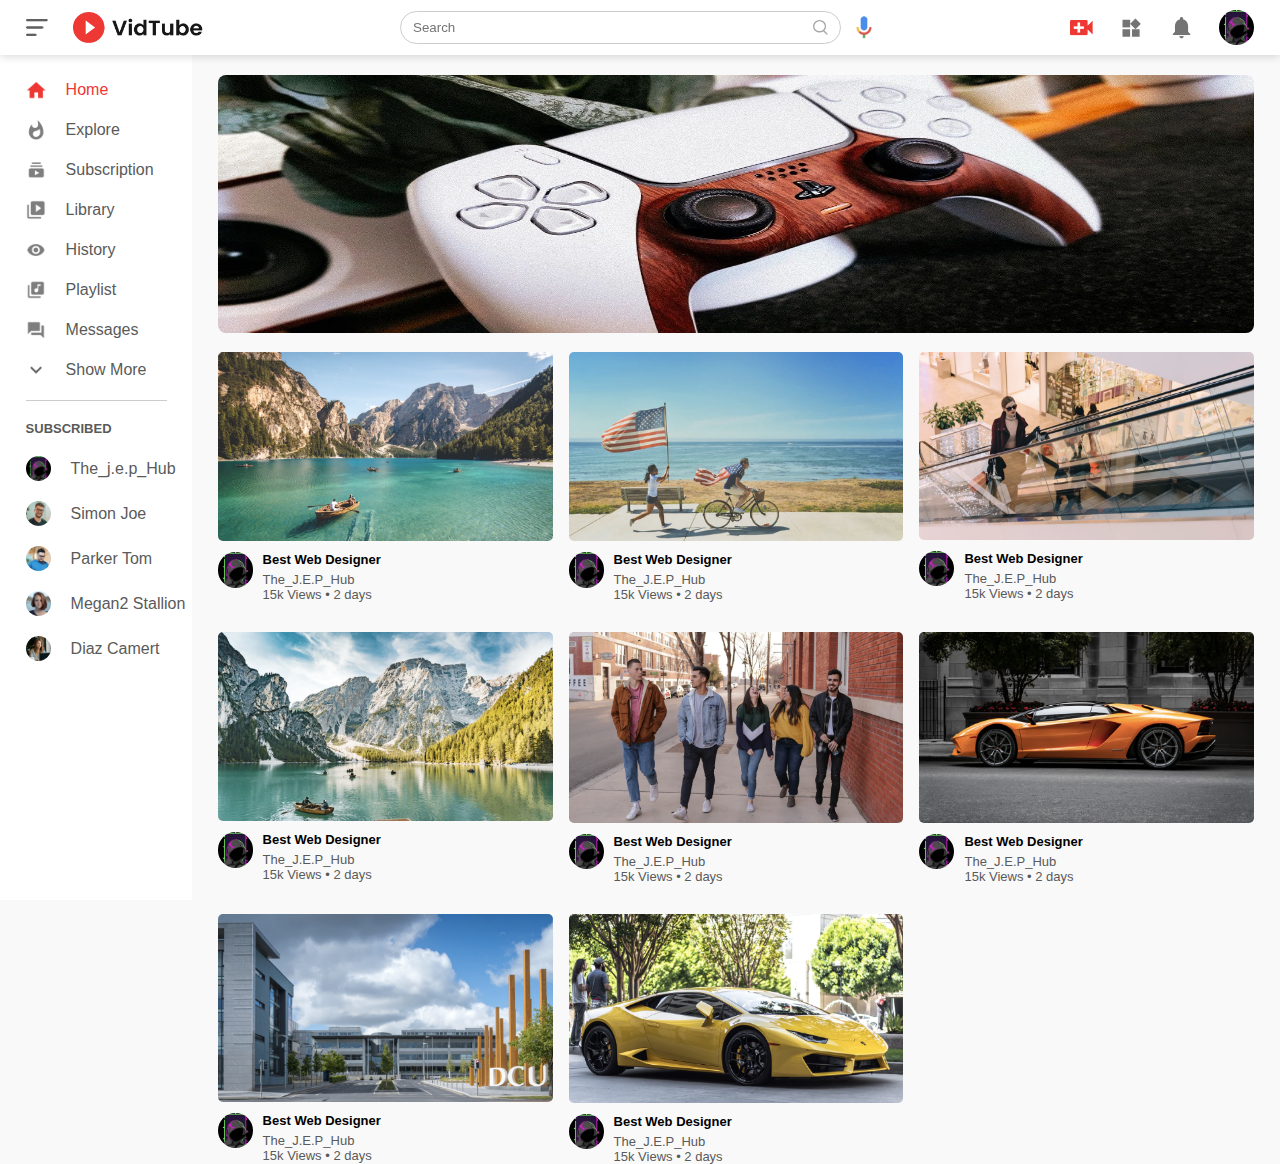
<file: index.html>
<!DOCTYPE html>
<html lang="en">
    <head>
        <meta charset="UTF-8">
        <meta http-equiv="X-UA-compatible" content="IE-edge">
        <meta name="viewport" content="width=device-width, initial-scale=1.0">
        <title>Video Sharing website</title>
        <link rel="stylesheet" href="style.css">
    </head>
    
    <body>

        <nav class="flex-div">
            <div class="nav-left flex-div">
                <img src="menu.png" class="menu-icon">
                <img src="logo.png" class="logo">
            </div>


            <div class="nav-middle flex-div">
                <div class="search-box flex-div">
                    <input type="text" placeholder="Search">
                    <img src="search.png">
                </div>
                <img src="voice-search.png" class="mic-icon">
            </div>


            <div class="nav-right flex-div">
                <img src="upload.png">
                <img src="more.png">
                <img src="notification.png">
                <img src="IMG_2494.jpg" class="user-icon">

            </div>
        </nav>
        <!-------------------- sidebar--------------------->
        <div class="sidebar">
            <div class="shortcut-links">
                <a href=""><img src="home.png"><p>Home</p></a>
                <a href=""><img src="explore.png"><p>Explore</p></a>
                <a href=""><img src="subscriprion.png"><p>Subscription</p></a>
                <a href=""><img src="library.png"><p>Library</p></a>
                <a href=""><img src="history.png"><p>History</p></a>
                <a href=""><img src="playlist.png"><p>Playlist</p></a>
                <a href=""><img src="messages.png"><p>Messages</p></a>
                <a href=""><img src="show-more.png"><p>Show More</p></a>
                <hr>
            </div>

            <div class="subscribed-list">
                <h3>SUBSCRIBED</h3>
                <a href=""><img src="IMG_2494.jpg"><p>The_j.e.p_Hub</p></a>
                <a href=""><img src="simon.png"><p>Simon Joe</p></a>
                <a href=""><img src="tom.png"><p>Parker Tom</p></a>
                <a href=""><img src="megan.png"><p>Megan2 Stallion</p></a>
                <a href=""><img src="cameron.png"><p>Diaz Camert</p></a>
            </div>
        </div>

        <!--------------main--------------->

        <div class="container">
            <div class="banner">
                <img src="1650986534288.jpg" alt="">
            </div>

            <div class="list-container">
                <div class="vid-list">
                  <a href="playvideo.html"><img src="thumbnail1.png" class="thumbnail" alt=""></a> 
                    <div class="flex-div">
                        <img src="IMG_2494.jpg" alt="">
                        <div class="vid-info">
                            <a href="playvideo.html">Best Web Designer</a>
                            <p>The_J.E.P_Hub</p>
                            <p>15k Views &bull; 2 days</p>
                        </div>
                    </div>
                </div>

                <div class="vid-list">
                    <a href=""><img src="thumbnail2.png" class="thumbnail" alt=""></a> 
                      <div class="flex-div">
                          <img src="IMG_2494.jpg" alt="">
                          <div class="vid-info">
                              <a href="">Best Web Designer</a>
                              <p>The_J.E.P_Hub</p>
                              <p>15k Views &bull; 2 days</p>
                          </div>
                      </div>
                  </div>

                  <div class="vid-list">
                    <a href=""><img src="thumbnail3.png" class="thumbnail" alt=""></a> 
                      <div class="flex-div">
                          <img src="IMG_2494.jpg" alt="">
                          <div class="vid-info">
                              <a href="">Best Web Designer</a>
                              <p>The_J.E.P_Hub</p>
                              <p>15k Views &bull; 2 days</p>
                          </div>
                      </div>
                  </div>

                  <div class="vid-list">
                    <a href=""><img src="thumbnail4.png" class="thumbnail" alt=""></a> 
                      <div class="flex-div">
                          <img src="IMG_2494.jpg" alt="">
                          <div class="vid-info">
                              <a href="">Best Web Designer</a>
                              <p>The_J.E.P_Hub</p>
                              <p>15k Views &bull; 2 days</p>
                          </div>
                      </div>
                  </div>

                  <div class="vid-list">
                    <a href=""><img src="thumbnail5.png" class="thumbnail" alt=""></a> 
                      <div class="flex-div">
                          <img src="IMG_2494.jpg" alt="">
                          <div class="vid-info">
                              <a href="">Best Web Designer</a>
                              <p>The_J.E.P_Hub</p>
                              <p>15k Views &bull; 2 days</p>
                          </div>
                      </div>
                  </div>

                  <div class="vid-list">
                    <a href=""><img src="thumbnail6.png" class="thumbnail" alt=""></a> 
                      <div class="flex-div">
                          <img src="IMG_2494.jpg" alt="">
                          <div class="vid-info">
                              <a href="">Best Web Designer</a>
                              <p>The_J.E.P_Hub</p>
                              <p>15k Views &bull; 2 days</p>
                          </div>
                      </div>
                  </div>

                  <div class="vid-list">
                    <a href=""><img src="thumbnail7.png" class="thumbnail" alt=""></a> 
                      <div class="flex-div">
                          <img src="IMG_2494.jpg" alt="">
                          <div class="vid-info">
                              <a href="">Best Web Designer</a>
                              <p>The_J.E.P_Hub</p>
                              <p>15k Views &bull; 2 days</p>
                          </div>
                      </div>
                  </div>

                  <div class="vid-list">
                    <a href=""><img src="thumbnail8.png" class="thumbnail" alt=""></a> 
                      <div class="flex-div">
                          <img src="IMG_2494.jpg" alt="">
                          <div class="vid-info">
                              <a href="">Best Web Designer</a>
                              <p>The_J.E.P_Hub</p>
                              <p>15k Views &bull; 2 days</p>
                          </div>
                      </div>
                  </div>
            </div>
        </div>

        <script src="script.js"></script>
    </body>
    
</html>
</file>
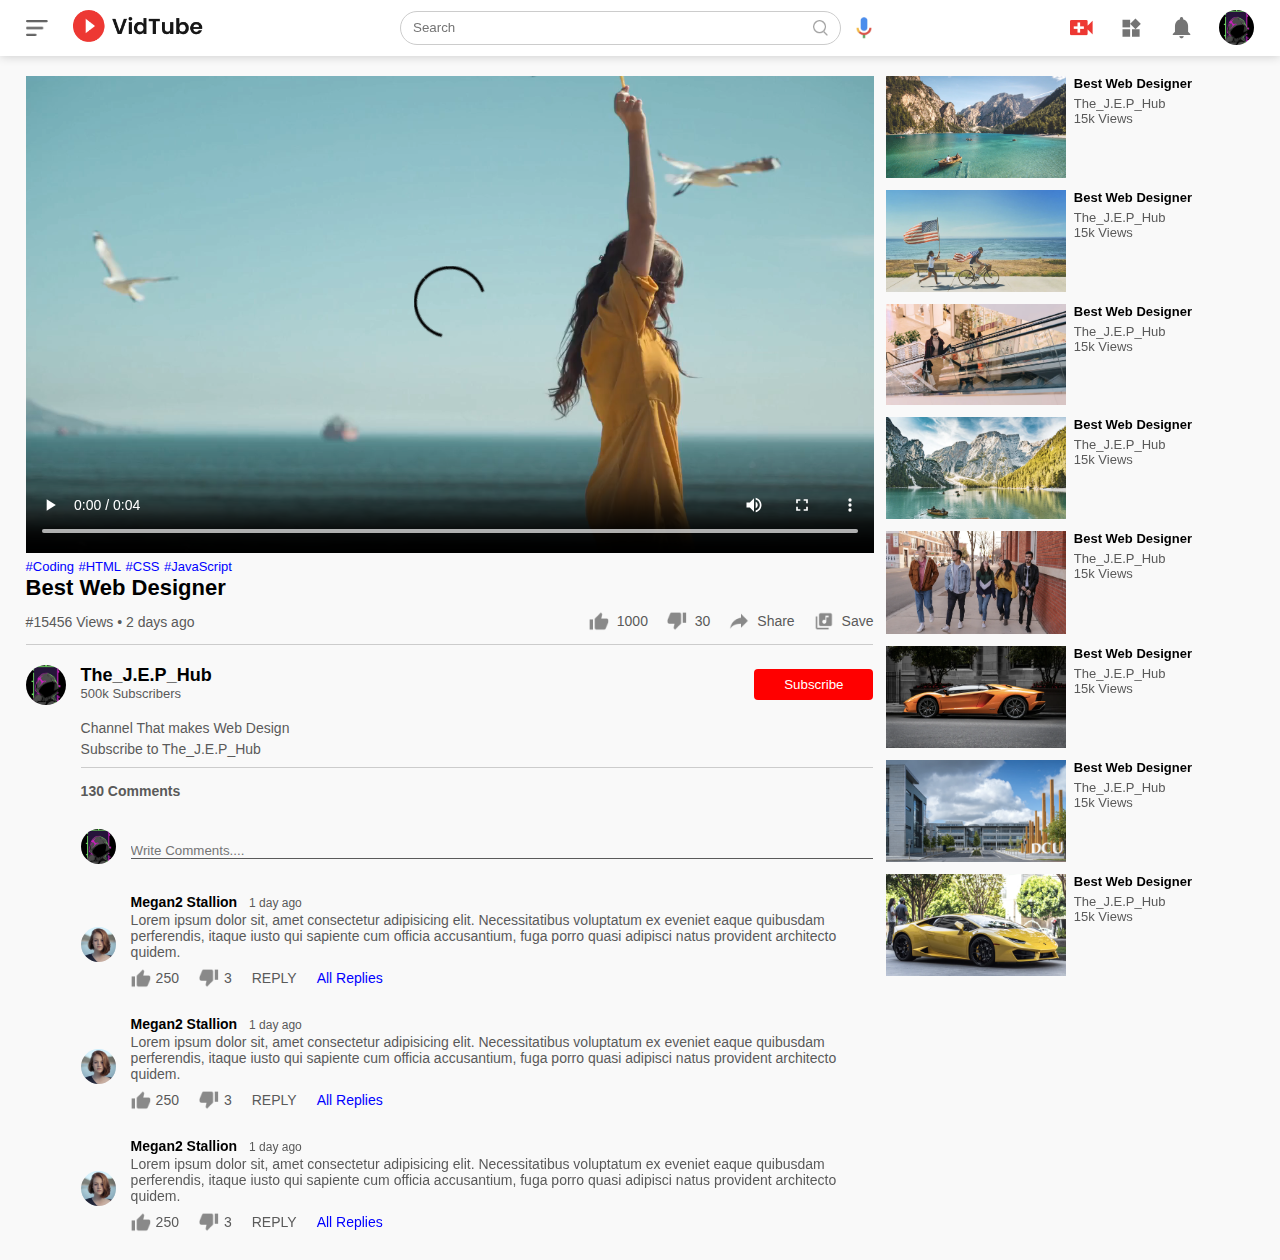
<file: playvideo.html>
<!DOCTYPE html>
<html lang="en">
    <head>
        <meta charset="UTF-8">
        <meta http-equiv="X-UA-Compatible" content="IE=edge">
        <meta name="viewport" content="width=device-width, initial-scale=1.0">
        <title>Paul_Jesse13</title>
        <link rel="stylesheet" href="style.css">
    </head>

    <body>
        <nav class="flex-div">
            <div class="nav-left flex-div">
                <img src="menu.png" class="menu-icon">
               <a href="index.html"><img src="logo.png" class="logo"></a> 
            </div>


            <div class="nav-middle flex-div">
                <div class="search-box flex-div">
                    <input type="text" placeholder="Search">
                    <img src="search.png">
                </div>
                <img src="voice-search.png" class="mic-icon">
            </div>


            <div class="nav-right flex-div">
                <img src="upload.png">
                <img src="more.png">
                <img src="notification.png">
                <img src="IMG_2494.jpg" class="user-icon">

            </div>
        </nav>

<div class="container play-container">
    <div class="row">
        <div class="play-video">
            <video controls autoplay>
                <source src="video.mp4" type="video/mp4">
            </video>

            <div class="tags">
                <a href="">#Coding</a>  <a href="">#HTML</a> <a href="">#CSS</a> <a href="">#JavaScript</a> 
            </div>
            <h3>Best Web Designer</h3>
            <div class="play-video-info">
                <p>#15456 Views &bull; 2 days ago</p><div>
                    <a href=""><img src="like.png" alt="">1000</a>
                    <a href=""><img src="dislike.png" alt="">30</a>
                    <a href=""><img src="share.png" alt="">Share</a>
                    <a href=""><img src="save.png" alt="">Save</a>
                </div>
            </div>
            <hr>
            <div class="publisher">
                <img src="IMG_2494.jpg" alt="">
                <div>
                    <p>The_J.E.P_Hub</p>
                    <span>500k Subscribers</span>
                </div>
                <button type="button">Subscribe</button>
            </div>
            <div class="vid-description">
                <p>Channel That makes Web Design</p>
                <p>Subscribe to The_J.E.P_Hub</p>
                <hr>
                <h4>130 Comments</h4>

                <div class="add-comment">
                    <img src="IMG_2494.jpg" alt="">
                    <input type="text" placeholder="Write Comments....">
                </div>

                <div class="old-comment">
                    <img src="megan.png" alt="">
                    <div>
                        <h3>Megan2 Stallion <span>1 day ago</span></h3>
                        <p>Lorem ipsum dolor sit, amet consectetur adipisicing elit. 
                            Necessitatibus voluptatum ex eveniet eaque quibusdam perferendis, 
                            itaque iusto qui sapiente cum officia accusantium, fuga porro quasi 
                            adipisci natus provident architecto quidem.</p>
                            <div class="comment-action">
                                <img src="like.png" alt="">
                                <span>250</span>
                                <img src="dislike.png" alt="">
                                <span>3</span>
                                <span>REPLY</span>
                                <a href="">All Replies</a>
                            </div>
                    </div>
                </div>

                <div class="old-comment">
                    <img src="megan.png" alt="">
                    <div>
                        <h3>Megan2 Stallion <span>1 day ago</span></h3>
                        <p>Lorem ipsum dolor sit, amet consectetur adipisicing elit. 
                            Necessitatibus voluptatum ex eveniet eaque quibusdam perferendis, 
                            itaque iusto qui sapiente cum officia accusantium, fuga porro quasi 
                            adipisci natus provident architecto quidem.</p>
                            <div class="comment-action">
                                <img src="like.png" alt="">
                                <span>250</span>
                                <img src="dislike.png" alt="">
                                <span>3</span>
                                <span>REPLY</span>
                                <a href="">All Replies</a>
                            </div>
                    </div>
                </div>

                <div class="old-comment">
                    <img src="megan.png" alt="">
                    <div>
                        <h3>Megan2 Stallion <span>1 day ago</span></h3>
                        <p>Lorem ipsum dolor sit, amet consectetur adipisicing elit. 
                            Necessitatibus voluptatum ex eveniet eaque quibusdam perferendis, 
                            itaque iusto qui sapiente cum officia accusantium, fuga porro quasi 
                            adipisci natus provident architecto quidem.</p>
                            <div class="comment-action">
                                <img src="like.png" alt="">
                                <span>250</span>
                                <img src="dislike.png" alt="">
                                <span>3</span>
                                <span>REPLY</span>
                                <a href="">All Replies</a>
                            </div>
                    </div>
                </div>
            </div>
            
        </div>
        


        <div class="right-sidebar">
            <div class="side-video-list">
                <a href="" class="small-thumbnail"><img src="thumbnail1.png" alt=""></a>
                <div class="vid-info">
                    <a href="">Best Web Designer</a>
                    <p>The_J.E.P_Hub</p>
                    <p>15k Views</p>
                </div>
            </div>

            <div class="side-video-list">
                <a href="" class="small-thumbnail"><img src="thumbnail2.png" alt=""></a>
                <div class="vid-info">
                    <a href="">Best Web Designer</a>
                    <p>The_J.E.P_Hub</p>
                    <p>15k Views</p>
                </div>
            </div>

            <div class="side-video-list">
                <a href="" class="small-thumbnail"><img src="thumbnail3.png" alt=""></a>
                <div class="vid-info">
                    <a href="">Best Web Designer</a>
                    <p>The_J.E.P_Hub</p>
                    <p>15k Views</p>
                </div>
            </div>

            <div class="side-video-list">
                <a href="" class="small-thumbnail"><img src="thumbnail4.png" alt=""></a>
                <div class="vid-info">
                    <a href="">Best Web Designer</a>
                    <p>The_J.E.P_Hub</p>
                    <p>15k Views</p>
                </div>
            </div>

            <div class="side-video-list">
                <a href="" class="small-thumbnail"><img src="thumbnail5.png" alt=""></a>
                <div class="vid-info">
                    <a href="">Best Web Designer</a>
                    <p>The_J.E.P_Hub</p>
                    <p>15k Views</p>
                </div>
            </div>

            <div class="side-video-list">
                <a href="" class="small-thumbnail"><img src="thumbnail6.png" alt=""></a>
                <div class="vid-info">
                    <a href="">Best Web Designer</a>
                    <p>The_J.E.P_Hub</p>
                    <p>15k Views</p>
                </div>
            </div>

            <div class="side-video-list">
                <a href="" class="small-thumbnail"><img src="thumbnail7.png" alt=""></a>
                <div class="vid-info">
                    <a href="">Best Web Designer</a>
                    <p>The_J.E.P_Hub</p>
                    <p>15k Views</p>
                </div>
            </div>

            <div class="side-video-list">
                <a href="" class="small-thumbnail"><img src="thumbnail8.png" alt=""></a>
                <div class="vid-info">
                    <a href="">Best Web Designer</a>
                    <p>The_J.E.P_Hub</p>
                    <p>15k Views</p>
                </div>
            </div>
        </div>
    </div>
</div>




    </body>
</html>
</file>
<file: style.css>
*{
    margin: 0;
    padding: 0;
    font-family: 'poppins', sans-serif;
    box-sizing: border-box;
}
a{
    text-decoration: none;
    color: #5a5a5a;
}
img{
    cursor: pointer;
}
.flex-div{
    display: flex;
    align-items: center;
}
nav{
    padding: 10px 2%;
    justify-content: space-between;
    box-shadow: 0 0 10px rgba(0, 0, 0, 0.2);
    background: #fff;
    position: sticky;
    top: 0;
    z-index: 10;
}
.nav-right img{
    width: 25px;
    margin-right: 25px;
}
 .nav-right .user-icon{
    width: 35px;
    border-radius: 50%;
    margin-right: 0;
 }
 .nav-left .menu-icon{
    width: 22px;
    margin-right: 25px;
 }
 .nav-left .logo{
    width: 130px;
 }
 .nav-middle .mic-icon{
    width: 16px;
 }
 .nav-middle .search-box{
    border: 1px solid #ccc;
    margin-right: 15px;
    padding: 8px 12px;
    border-radius: 25px;
 }
.nav-middle .search-box input{
    width: 400px;
    border: 0;
    outline: 0;
    background: transparent;
}
.nav-middle .search-box img{
    width: 15px;
}

/*----------sidebar-----------*/
.sidebar{
    background: #fff;
    width: 15%;
    height: 100vh;
    position: fixed;
    top: 0;
    padding-left: 2%;
    padding-top: 80px;
}
.shortcut-links a img{
    width: 20px;
    margin-right: 20px;
}
.shortcut-links a{
    display: flex;
    align-items: center;
    margin-bottom: 20px;
    width: fit-content;
    flex-wrap: wrap;
}
.shortcut-links a:first-child{
    color: #ed3833;
}
.sidebar hr{
    border: 0;
    height: 1px;
    background: #ccc;
    width: 85%;
}
.subscribed-list h3{
    font-size: 13px;
    margin: 20px 0;
    color: #5a5a5a;
}
.subscribed-list a{
    display: flex;
    align-items: center;
    margin-bottom: 20px;
    width: fit-content;
    flex-wrap: wrap;
}
.subscribed-list a img{
    width: 25px;
    border-radius: 50%;
    margin-right: 20px;
}

.small-container{
    width: 5%;
}
.small-container a p{
    display: none;
}
.small-container h3{
    display: none;
}
.small-container hr{
    width: 50%;
    margin-bottom: 25px;
}
/*---------main-------------*/
.container{
    background: #f9f9f9;
    padding-left: 17%;
    padding-right: 2%;
    padding-top: 20px;
    padding-top: 20px;
}
.large-container{
    padding-left: 7%;
}
.banner{
    width: 100%;
}
.banner img{
    width: 100%;
    border-radius: 8px;
}
.list-container{
    display: grid;
    grid-template-columns: repeat(auto-fit, minmax(250px, 1fr));
    grid-column-gap: 16px;
    grid-row-gap: 30px;
    margin-top: 15px;
}
.vid-list .thumbnail{
    width: 100%;
    border-radius: 5px;
}
.vid-list .flex-div{
    align-items: flex-start;
    margin-top: 7px;
}
.vid-list .flex-div img{
    width: 35px;
    margin-right: 10px;
    border-radius: 50%;
}
.vid-info{
    color: #5a5a5a;
    font-size: 13px;
}
.vid-info a{
    color: #000;
    font-weight: 600;
    display: block;
    margin-bottom: 5px;
}

@media (max-width: 900px){
    .menu-icon{
        display: none;
    }
    .sidebar{
        display: none;
    }
    .container, .large-container{
        padding-left: 5%;
        padding-right: 5%;
    }
    .nav-right img{
        display: none;
    }
    .nav-right .user-icon{
        display: block;
        width: 30px;
    }
    .nav-middle .search-box input{
        width: 100px;
    }
    .nav-middle .mic-icon{
        display: none;
    }
    .logo{
        width: 100px;
    }
}


/*----------play video page----------*/
.play-container{
    padding-left: 2%;
}
.row{
    display: flex;
    justify-content: space-between;
    flex-wrap: wrap;
}
.play-video{
    flex-basis: 69%;
}
.right-sidebar{
    flex-basis: 30%;
}
.play-video video{
    width: 100%;
}
.side-video-list{
    display: flex;
    justify-content: space-between;
    margin-bottom: 8px;
}
.side-video-list img{
    width: 100%;
}
.side-video-list .small-thumbnail{
    flex-basis: 49%;
}
.side-video-list .vid-info{
    flex-basis: 49%;
}
.play-video .tags a{
    color: #0000ff;
    font-size: 13px;
}
.play-video h3{
    font-weight: 600;
    font-size: 22px;
}
.play-video .play-video-info{
    display: flex;
    align-items: center;
    justify-content: space-between;
    flex-wrap: wrap;
    margin-top: 10px;
    font-size: 14px;
    color: #5a5a5a;
}
.play-video .play-video-info a img{
    width: 20px;
    margin-right: 8px;
}
.play-video .play-video-info a{
    display: inline-flex;
    align-items: center;
    margin-left: 15px;
}
.play-video hr{
    border: 0;
    height: 1px;
    background: #ccc;
    margin: 10px 0;
}
.publisher{
    display: flex;
    align-items: center;
    margin-top: 20px;
}
.publisher div{
    flex: 1;
    line-height: 18px;
}
.publisher img{
    width: 40px;
    border-radius: 50%;
    margin-right: 15px;
}
.publisher div p{
    color: #000;
    font-weight: 600;
    font-size: 18px;
}
.publisher span{
    font-size: 13px;
    color: #5a5a5a;
}
.publisher button{
    background: #ff0000;
    color: #fff;
    padding: 8px 30px;
    border: 0;
    outline: 0;
    border-radius: 4px;
    cursor: pointer;
}
.vid-description{
    padding-left: 55px;
    margin: 15px 0;
}
.vid-description p{
    font-size: 14px;
    margin-bottom: 5px;
    color: #5a5a5a;
}
.vid-description h4{
    font-size: 14px;
    color: #5a5a5a;
    margin-top: 15px;
}
.add-comment{
    display: flex;
    align-items: center;
    margin: 30px 0;

}
.add-comment img{
    width: 35px;
    border-radius: 50%;
    margin-right: 15px;
}
.add-comment input{
    border: 0;
    outline: 0;
    border-bottom: 1px solid #5a5a5a;
    width: 100%;
    padding-top: 10px;
    background: transparent;
}
.old-comment{
    display: flex;
    align-items: center;
    margin: 20px 0;
}
.old-comment img{
    width: 35px;
    border-radius: 50%;
    margin-right: 15px;
}
.old-comment h3{
    font-size: 14px;
    margin-bottom: 2px;
}
.old-comment h3 span{
    font-size: 12px;
    color: #5a5a5a;
    font-weight: 500;
    margin-left: 8px;
}
.old-comment .comment-action{
    display: flex;
    align-items: center;
    margin: 8px 0;
    font-size: 14px;
}
.old-comment .comment-action img{
    border-radius: 0;
    width: 20px;
    margin-right: 5px;
}
.old-comment .comment-action span{
    margin-right: 20px;
    color: #5a5a5a;
}
.old-comment .comment-action a{
    color: #0000ff;
}
@media (max-width: 900px){
    .play-video{
        flex-basis: 100%;
    }
    .right-sidebar{
        flex-basis: 100%;
    }
    .play-container{
        padding-left: 5%;
    }
    .vid-description{
        padding-left: 0;
    }
    .play-video .play-video-info{
        margin-left: 0;
        margin-right: 15px;
        margin-top: 15px;
    }
}
</file>
